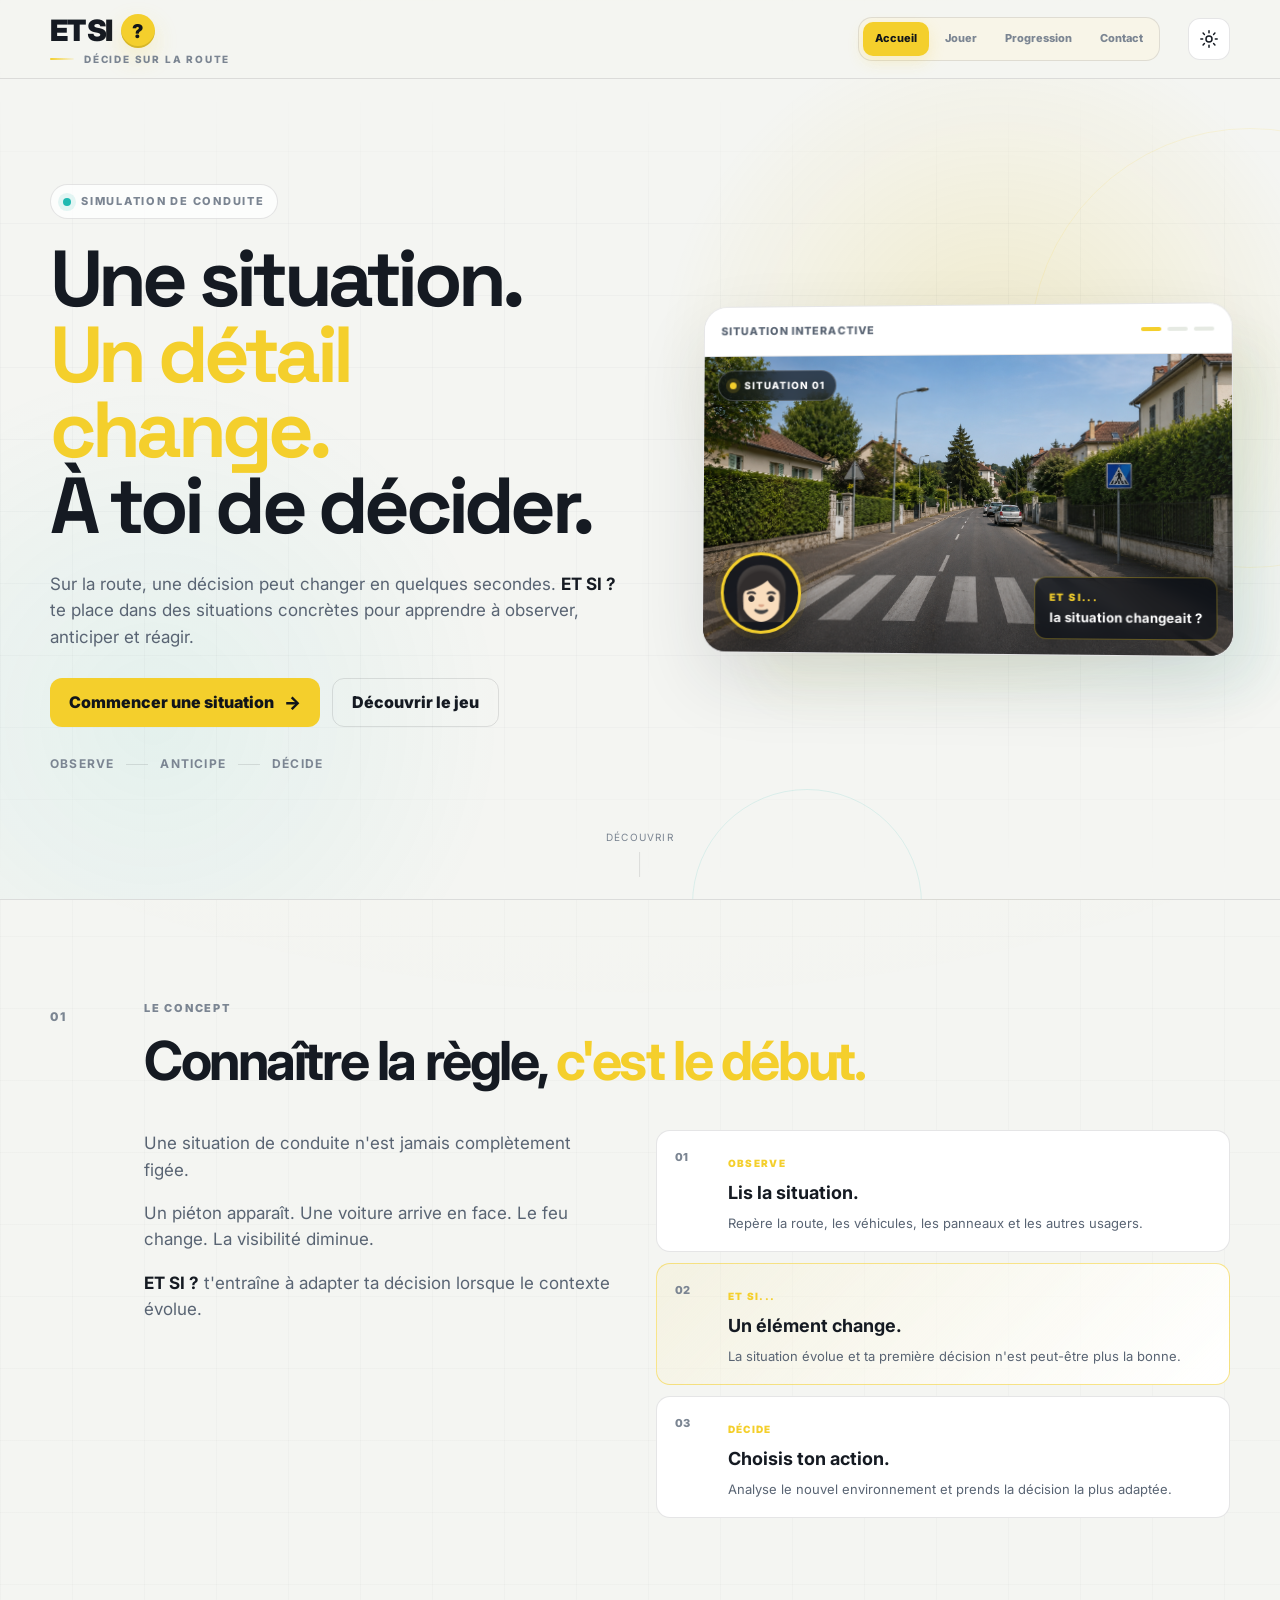
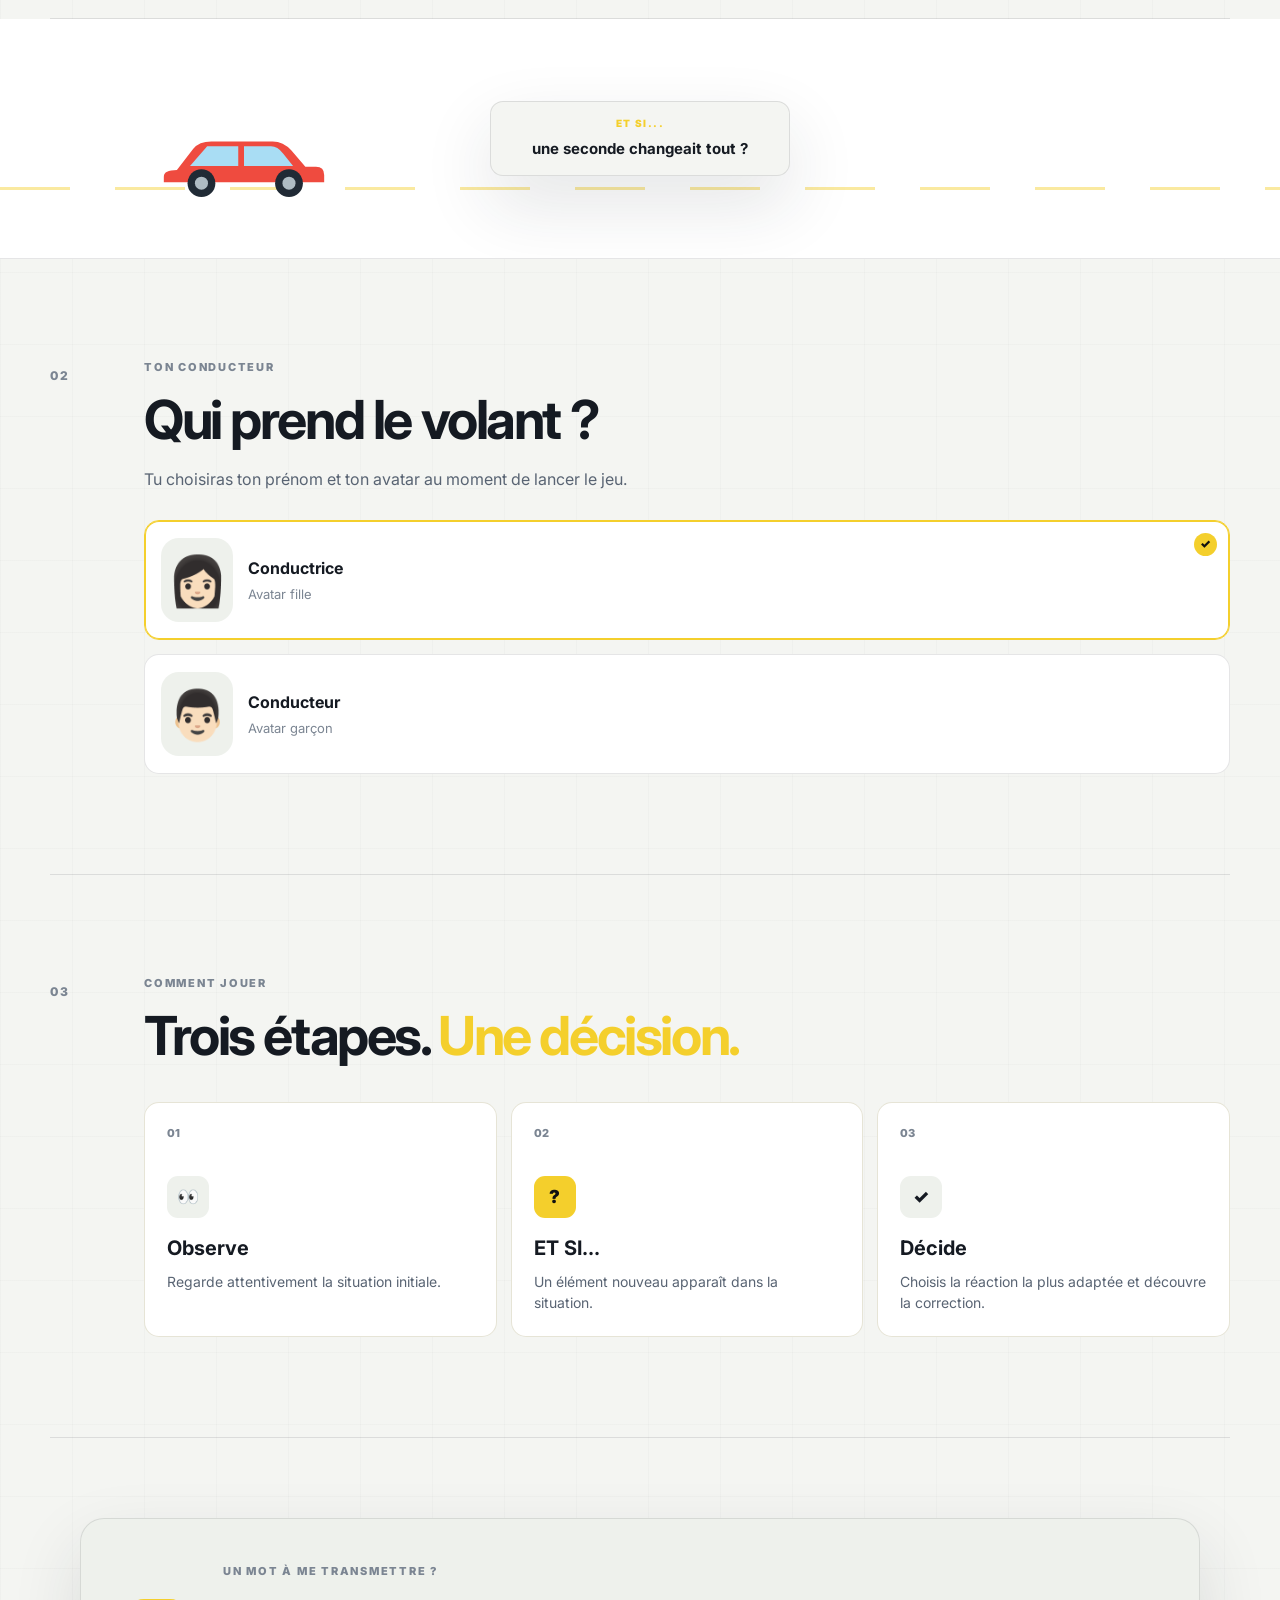
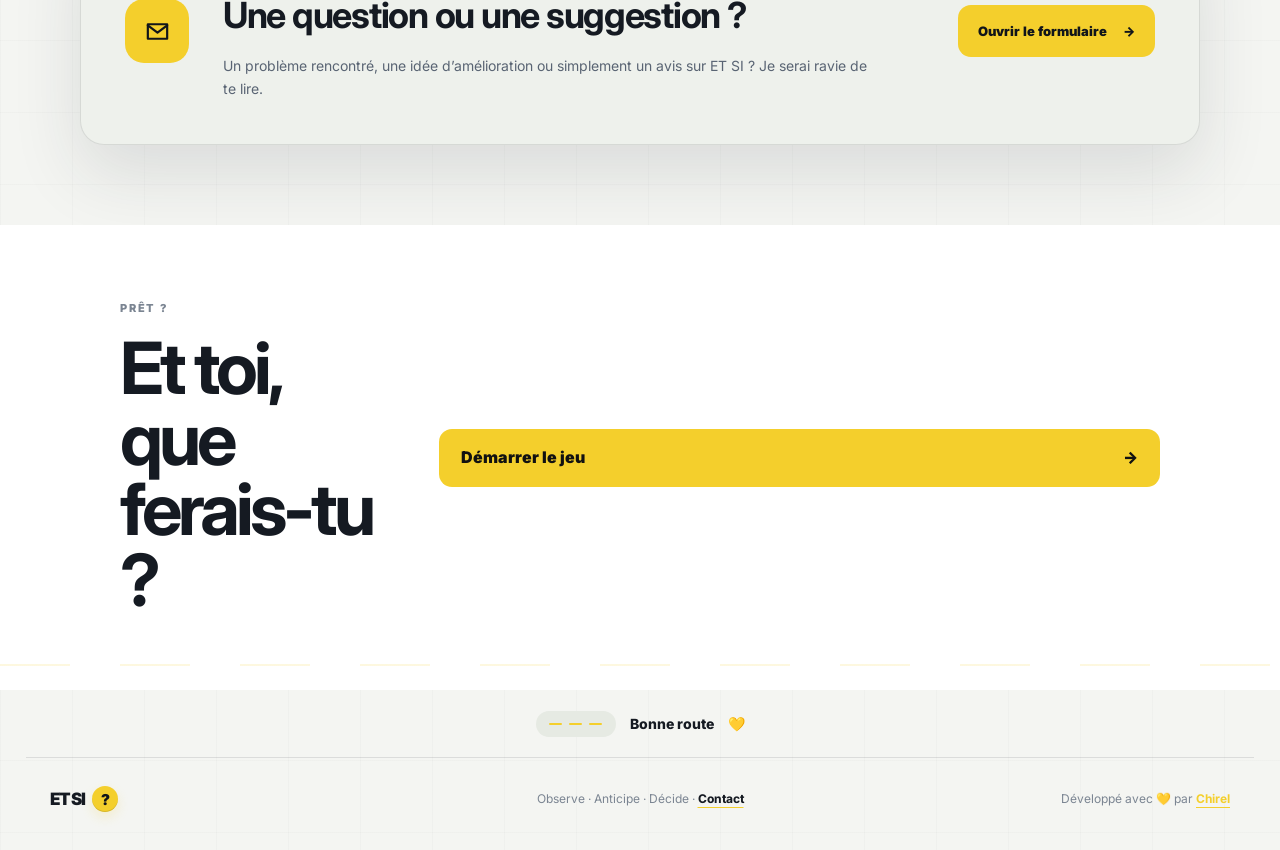
<file: index.html>
<!DOCTYPE html>
<html lang="fr" data-theme="dark">

<head>

  <meta charset="UTF-8">

  <meta
    name="viewport"
    content="width=device-width, initial-scale=1.0"
  >

  <meta
    name="description"
    content="ET SI ? — Un jeu pédagogique pour apprendre à observer, anticiper et décider sur la route."
  >

  <title>ET SI ? — Décide sur la route</title>


  <script>
    (function () {

      try {

        const savedTheme =
          localStorage.getItem("etsi-theme");

        const systemLight =
          window.matchMedia &&
          window.matchMedia(
            "(prefers-color-scheme: light)"
          ).matches;

        const theme =
          savedTheme === "light" ||
          savedTheme === "dark"
            ? savedTheme
            : (
                systemLight
                  ? "light"
                  : "dark"
              );

        document.documentElement.setAttribute(
          "data-theme",
          theme
        );

      }

      catch (error) {

        document.documentElement.setAttribute(
          "data-theme",
          "dark"
        );

      }

    })();
  </script>


  <link rel="preconnect" href="https://fonts.googleapis.com">

  <link
    rel="preconnect"
    href="https://fonts.gstatic.com"
    crossorigin
  >

  <link
    href="https://fonts.googleapis.com/css2?family=Inter:wght@400;500;600;700;800;900&family=Space+Grotesk:wght@500;600;700&display=swap"
    rel="stylesheet"
  >

<!-- =====================================================
       FAVICON
====================================================== -->


    <link rel="icon" type="image/png" sizes="16x16"  href="/favicons/favicon-16x16.png">
    <meta name="msapplication-TileColor" content="#ffffff">
    <meta name="theme-color" content="#ffffff">


<!-- =====================================================
       CSS
====================================================== -->

  <style>

    html,
    body,
    button,
    input,
    textarea,
    select {

      font-family:
        "Inter",
        Arial,
        sans-serif;

    }

  </style>


  <link
    rel="stylesheet"
    href="landing.css?v=2"
  >
  <link rel="stylesheet" href="shared-ui.css?v=10">


  <script
    src="landing.js"
    defer
  ></script>

</head>


<body class="home-page">


  <!-- =====================================================
       HEADER
  ====================================================== -->

  <header class="site-header">

    <div class="header-inner">


      <!-- LOGO -->

      
        <a
      href="index.html"
      class="brand"
      aria-label="Accueil ET SI ?"
    >
      <div class="brand-logo">
        <div class="brand-main">
          <span class="brand-title">ET SI</span>
          <span class="brand-badge" aria-hidden="true">?</span>
        </div>

        <span class="brand-tagline">
          Décide sur la route
        </span>
      </div>
    </a>



      <!-- NAVIGATION -->

      <nav class="main-nav" aria-label="Navigation principale">

        <a class="is-active" href="index.html" aria-current="page">
          <svg class="main-nav-icon" viewBox="0 0 24 24" aria-hidden="true">
            <path d="M3 11.5 12 4l9 7.5"></path>
            <path d="M5.5 10.5V20h13v-9.5"></path>
            <path d="M9.5 20v-5.5h5V20"></path>
          </svg>
          <span class="main-nav-label">Accueil</span>
        </a>

        <a href="series.html">
          <svg class="main-nav-icon" viewBox="0 0 24 24" aria-hidden="true">
            <circle cx="12" cy="12" r="9"></circle>
            <path class="nav-icon-fill" d="m10 8 6 4-6 4Z"></path>
          </svg>
          <span class="main-nav-label">Jouer</span>
        </a>

        <a href="progression.html">
          <svg class="main-nav-icon" viewBox="0 0 24 24" aria-hidden="true">
            <path d="M4 20V10h4v10"></path>
            <path d="M10 20V4h4v16"></path>
            <path d="M16 20v-7h4v7"></path>
            <path d="M3 20h18"></path>
          </svg>
          <span class="main-nav-label">Progression</span>
        </a>

        <a href="contact.html">
          <svg class="main-nav-icon" viewBox="0 0 24 24" aria-hidden="true">
            <path d="M4 6h16v12H4z"></path>
            <path d="m4 7 8 6 8-6"></path>
          </svg>
          <span class="main-nav-label">Contact</span>
        </a>

      </nav>



      <!-- ACTIONS -->

      <div class="header-actions">

        <button
          id="theme-toggle"
          class="theme-toggle"
          type="button"
          aria-label="Changer le thème"
          title="Changer le thème"
        >

          <span class="theme-sun" aria-hidden="true">
            <svg viewBox="0 0 24 24">
              <circle cx="12" cy="12" r="3.6"></circle>
              <path d="M12 2.2v2.2M12 19.6v2.2M4.9 4.9l1.6 1.6M17.5 17.5l1.6 1.6M2.2 12h2.2M19.6 12h2.2M4.9 19.1l1.6-1.6M17.5 6.5l1.6-1.6"></path>
            </svg>
          </span>

          <span class="theme-moon" aria-hidden="true">
            <svg viewBox="0 0 24 24">
              <path d="M20 15.2A8.2 8.2 0 0 1 8.8 4a8.3 8.3 0 1 0 11.2 11.2Z"></path>
            </svg>
          </span>

        </button>
      </div>

    </div>

  </header>



  <!-- =====================================================
       MAIN
  ====================================================== -->

  <main>


    <!-- ===================================================
         HERO
    ==================================================== -->

    <section class="hero">

      <div class="hero-ambient hero-ambient-one" aria-hidden="true"></div>
      <div class="hero-ambient hero-ambient-two" aria-hidden="true"></div>

      <div class="hero-inner">


        <!-- TEXTE -->

        <div class="hero-copy">


          <div class="hero-kicker">

            <span class="live-dot"></span>

            Simulation de conduite

          </div>


          <h1>

            Une situation.

            <span>
              Un détail change.
            </span>

            À toi de décider.

          </h1>


          <p class="hero-description">

            Sur la route, une décision peut changer en quelques secondes.

            <strong>ET SI ?</strong>
            te place dans des situations concrètes pour apprendre à observer,
            anticiper et réagir.

          </p>


          <div class="hero-actions">

            <button
              class="primary-button js-play"
              type="button"
            >

              <span>
                Commencer une situation
              </span>

              <span class="button-arrow">
                →
              </span>

            </button>


            <a
              href="#concept"
              class="ghost-button"
            >
              Découvrir le jeu
            </a>

          </div>


          <div class="hero-principles">

            <span>
              Observe
            </span>

            <i></i>

            <span>
              Anticipe
            </span>

            <i></i>

            <span>
              Décide
            </span>

          </div>

        </div>



        <!-- APERÇU -->

        <div class="hero-stage">

          <div class="game-preview">


            <div class="preview-top">

              <span>
                Situation interactive
              </span>


              <div class="preview-progress">

                <i class="active"></i>
                <i></i>
                <i></i>

              </div>

            </div>



            <div class="preview-scene">

              <div class="preview-scene-badge">
                <span></span>
                Situation 01
              </div>

              <!-- VRAIE IMAGE -->

              <img
                class="preview-situation-image"
                src="assets/scenes/situation_01_initial.png"
                alt="Situation 1 du Code de la route"
              >



              <!-- AVATAR -->

              <div
                class="preview-driver"
                aria-hidden="true"
              >

                <div
                  class="preview-avatar emoji-avatar"
                  id="preview-avatar-girl"
                >
                  👩🏻
                </div>


                <div
                  class="preview-avatar emoji-avatar"
                  id="preview-avatar-boy"
                >
                  👨🏻
                </div>

              </div>



              <!-- ET SI -->

              <div class="what-if-card">

                <span>
                  ET SI...
                </span>

                <strong>
                  la situation changeait ?
                </strong>

              </div>


            </div>

          </div>

        </div>

      </div>



      <a
        href="#concept"
        class="scroll-indicator"
      >

        <span>
          Découvrir
        </span>

        <i></i>

      </a>

    </section>



    <!-- ===================================================
         CONCEPT
    ==================================================== -->

    <section
      class="section"
      id="concept"
    >

      <div class="section-number">
        01
      </div>


      <div class="section-content">

        <p class="section-label">
          Le concept
        </p>


        <h2>

          Connaître la règle,

          <span>
            c'est le début.
          </span>

        </h2>



        <div class="concept-grid">


          <div class="concept-copy">

            <p>
              Une situation de conduite n'est jamais complètement figée.
            </p>

            <p>
              Un piéton apparaît.
              Une voiture arrive en face.
              Le feu change.
              La visibilité diminue.
            </p>

            <p>
              <strong>ET SI ?</strong>
              t'entraîne à adapter ta décision lorsque le contexte évolue.
            </p>

          </div>



          <div class="concept-flow">


            <article class="flow-item">

              <div class="flow-index">
                01
              </div>

              <div>

                <span>
                  Observe
                </span>

                <h3>
                  Lis la situation.
                </h3>

                <p>
                  Repère la route, les véhicules,
                  les panneaux et les autres usagers.
                </p>

              </div>

            </article>



            <article class="flow-item featured">

              <div class="flow-index">
                02
              </div>

              <div>

                <span>
                  ET SI...
                </span>

                <h3>
                  Un élément change.
                </h3>

                <p>
                  La situation évolue et ta première décision
                  n'est peut-être plus la bonne.
                </p>

              </div>

            </article>



            <article class="flow-item">

              <div class="flow-index">
                03
              </div>

              <div>

                <span>
                  Décide
                </span>

                <h3>
                  Choisis ton action.
                </h3>

                <p>
                  Analyse le nouvel environnement
                  et prends la décision la plus adaptée.
                </p>

              </div>

            </article>


          </div>

        </div>

      </div>

    </section>



    <!-- ===================================================
         TRANSITION ROUTE
    ==================================================== -->

    <section class="road-break">

      <div class="road-break-line"></div>


      <div class="road-break-car">

        <svg
          viewBox="0 0 220 100"
          aria-hidden="true"
        >

          <path
            d="
              M28 60
              L48 34
              Q55 25 70 25
              H145
              Q158 25 168 36
              L185 56
              H198
              Q208 56 208 66
              V75
              H12
              V68
              Q12 60 28 60
              Z
            "
            fill="#ef4b3f"
          />


          <path
            d="
              M65 31
              H103
              V55
              H44
              Z
            "
            fill="#a9ddf4"
          />


          <path
            d="
              M110 31
              H143
              Q151 31 158 40
              L170 55
              H110
              Z
            "
            fill="#a9ddf4"
          />


          <circle
            cx="58"
            cy="76"
            r="17"
            fill="#202a35"
          />

          <circle
            cx="58"
            cy="76"
            r="8"
            fill="#aebbc3"
          />


          <circle
            cx="165"
            cy="76"
            r="17"
            fill="#202a35"
          />

          <circle
            cx="165"
            cy="76"
            r="8"
            fill="#aebbc3"
          />

        </svg>

      </div>


      <div class="road-message">

        <small>
          ET SI...
        </small>

        <strong>
          une seconde changeait tout ?
        </strong>

      </div>

    </section>



    <!-- ===================================================
         CONDUCTEUR
    ==================================================== -->

    <section
      class="section"
      id="conducteur"
    >

      <div class="section-number">
        02
      </div>


      <div class="section-content">

        <p class="section-label">
          Ton conducteur
        </p>


        <h2>
          Qui prend le volant ?
        </h2>


        <p class="driver-intro">

          Tu choisiras ton prénom et ton avatar
          au moment de lancer le jeu.

        </p>



        <div class="avatar-selector">


          <!-- CONDUCTRICE -->

          <button
            class="avatar-option selected"
            data-avatar="girl"
            type="button"
            aria-pressed="true"
          >

            <div class="avatar-option-preview emoji-choice">
              👩🏻
            </div>


            <div class="avatar-option-info">

              <strong>
                Conductrice
              </strong>

              <span>
                Avatar fille
              </span>

            </div>


            <span class="avatar-check">
              ✓
            </span>

          </button>



          <!-- CONDUCTEUR -->

          <button
            class="avatar-option"
            data-avatar="boy"
            type="button"
            aria-pressed="false"
          >

            <div class="avatar-option-preview emoji-choice">
              👨🏻
            </div>


            <div class="avatar-option-info">

              <strong>
                Conducteur
              </strong>

              <span>
                Avatar garçon
              </span>

            </div>


            <span class="avatar-check">
              ✓
            </span>

          </button>


        </div>

      </div>
    </section>

    
    <!-- ===================================================
         COMMENT JOUER
    ==================================================== -->

    <section
      class="section"
      id="comment-jouer"
    >

      <div class="section-number">
        03
      </div>


      <div class="section-content">

        <p class="section-label">
          Comment jouer
        </p>


        <h2>

          Trois étapes.

          <span>
            Une décision.
          </span>

        </h2>


        <div class="how-grid">


          <article class="how-card">

            <div class="how-index">
              01
            </div>

            <div class="how-symbol">
              👀
            </div>

            <h3>
              Observe
            </h3>

            <p>
              Regarde attentivement la situation initiale.
            </p>

          </article>



          <article class="how-card">

            <div class="how-index">
              02
            </div>

            <div class="how-symbol yellow">
              ?
            </div>

            <h3>
              ET SI...
            </h3>

            <p>
              Un élément nouveau apparaît dans la situation.
            </p>

          </article>



          <article class="how-card">

            <div class="how-index">
              03
            </div>

            <div class="how-symbol">
              ✓
            </div>

            <h3>
              Décide
            </h3>

            <p>
              Choisis la réaction la plus adaptée et découvre la correction.
            </p>

          </article>


        </div>

      </div>

    </section>



    <!-- ===================================================
         CONTACT
    ==================================================== -->

    <section class="home-contact" aria-labelledby="home-contact-title">
      <div class="home-contact-icon" aria-hidden="true">
        <svg viewBox="0 0 24 24">
          <path d="M4 6h16v12H4z"></path>
          <path d="m4 7 8 6 8-6"></path>
        </svg>
      </div>

      <div class="home-contact-copy">
        <p class="section-label">UN MOT À ME TRANSMETTRE ?</p>
        <h2 id="home-contact-title">Une question ou une suggestion ?</h2>
        <p>
          Un problème rencontré, une idée d’amélioration ou simplement un avis
          sur ET SI ? Je serai ravie de te lire.
        </p>
      </div>

      <a class="home-contact-link" href="contact.html">
        <span>Ouvrir le formulaire</span>
        <span aria-hidden="true">→</span>
      </a>
    </section>


    <!-- ===================================================
         CTA FINAL
    ==================================================== -->

    <section class="final-section">

      <div class="final-content">


        <div>

          <p class="section-label">
            Prêt ?
          </p>

          <h2>

            Et toi,

            <br>

            que ferais-tu ?

          </h2>

        </div>



        <button
          class="final-play js-play"
          type="button"
        >

          <span>
            Démarrer le jeu
          </span>

          <span>
            →
          </span>

        </button>


      </div>


      <div class="final-road"></div>

    </section>


  </main>


  <!-- =====================================================
       BONNE ROUTE
  ====================================================== -->

  <div class="footer-road-message">
    <span class="footer-road-line" aria-hidden="true">
      <span></span>
      <span></span>
      <span></span>
    </span>

    <strong>Bonne route</strong>
    <span aria-hidden="true">💛</span>
  </div>



  <!-- =====================================================
       FOOTER
  ====================================================== -->

  <footer class="site-footer">



    <div class="footer-brand">
      <div class="footer-logo-main" aria-label="ET SI ?">
        <span class="footer-logo-text">ET SI</span>
        <span class="footer-logo-badge">?</span>
      </div>
    </div>

    <p>
      Observe · Anticipe · Décide ·
      <a class="footer-contact-link" href="contact.html">Contact</a>
    </p>


    <p class="footer-credit">
      Développé avec 💛 par

      <a
        href="https://chirelhalioua.fr/"
        target="_blank"
        rel="noopener noreferrer"
      >
        Chirel
      </a>
    </p>

  </footer>



  <!-- =====================================================
       MODALE PROFIL
  ====================================================== -->

  <div
    class="profile-modal"
    id="profile-modal"
    aria-hidden="true"
  >

    <div class="profile-backdrop"></div>


    <div
      class="profile-panel"
      role="dialog"
      aria-modal="true"
      aria-labelledby="profile-title"
    >


      <button
        class="profile-close"
        id="profile-close"
        type="button"
        aria-label="Fermer"
      >
        ×
      </button>


      <div class="profile-step">
        Connexion rapide
      </div>


      <h2 id="profile-title">
        Qui prend le volant ?
      </h2>


      <p class="profile-intro">

        Entre ton prénom et choisis l'avatar
        qui te représentera pendant les situations.

      </p>



      <!-- PRÉNOM -->

      <label
        class="profile-label"
        for="player-name"
      >
        Ton prénom
      </label>


      <input
        id="player-name"
        class="profile-input"
        type="text"
        placeholder="Ex. Léa"
        maxlength="20"
        autocomplete="given-name"
      >



      <!-- AVATARS -->

      <div class="profile-avatar-title">
        Choisis ton avatar
      </div>


      <div class="profile-avatars">


        <!-- CONDUCTRICE -->

        <button
          class="profile-avatar selected"
          type="button"
          data-profile-avatar="girl"
          aria-pressed="true"
        >

          <div class="profile-avatar-circle emoji-choice">
            👩🏻
          </div>


          <strong>
            Conductrice
          </strong>


          <span class="profile-check">
            ✓
          </span>

        </button>



        <!-- CONDUCTEUR -->

        <button
          class="profile-avatar"
          type="button"
          data-profile-avatar="boy"
          aria-pressed="false"
        >

          <div class="profile-avatar-circle emoji-choice">
            👨🏻
          </div>


          <strong>
            Conducteur
          </strong>


          <span class="profile-check">
            ✓
          </span>

        </button>


      </div>



      <p
        class="profile-error"
        id="profile-error"
      ></p>



      <button
        id="profile-start"
        class="profile-start"
        type="button"
      >

        <span>
          Prendre le volant
        </span>

        <span>
          →
        </span>

      </button>


    </div>

  </div>


  <script src="back-to-top.js"></script>
  <script src="ui-enhancements.js?v=2"></script>
</body>

</html>
</file>
<file: landing.css>
/* =========================================================
   ET SI ? — LANDING.CSS
========================================================= */

:root {
  --bg: #0b0f16;
  --surface: #121823;
  --surface-2: #181f2c;
  --surface-3: #202938;

  --line: rgba(255, 255, 255, 0.10);

  --text: #f5f7fb;
  --text-soft: #b7c0cf;
  --text-muted: #7e8999;

  --yellow: #f4cf2c;
  --yellow-light: #ffe35b;

  --teal: #20b9b1;

  --shadow:
    0 28px 90px
    rgba(0, 0, 0, 0.34);
}


/* =========================================================
   MODE CLAIR
========================================================= */

html[data-theme="light"] {
  --bg: #f4f5f2;
  --surface: #ffffff;
  --surface-2: #eef1ec;
  --surface-3: #e6eae3;

  --line: rgba(18, 25, 34, 0.11);

  --text: #151a22;
  --text-soft: #596473;
  --text-muted: #7b8592;

  --shadow:
    0 28px 70px
    rgba(30, 38, 47, 0.12);
}


/* =========================================================
   BASE
========================================================= */

* {
  box-sizing: border-box;
}


html {
  scroll-behavior: smooth;
}


body {
  margin: 0;

  background:
    var(--bg);

  color:
    var(--text);

  font-family:
    "Inter",
    Arial,
    sans-serif;

  line-height: 1.55;
}


body.modal-open {
  overflow: hidden;
}


a {
  color: inherit;
  text-decoration: none;
}


button,
input {
  font: inherit;
}


button {
  border: 0;
}


/* =========================================================
   HEADER
========================================================= */

.site-header {
  position: sticky;
  top: 0;

  z-index: 50;

  background:
    color-mix(
      in srgb,
      var(--bg) 88%,
      transparent
    );

  backdrop-filter:
    blur(16px);

  border-bottom:
    1px solid
    var(--line);
}


.header-inner {
  width:
    min(
      1180px,
      calc(100% - 40px)
    );

  min-height: 78px;

  margin:
    0 auto;

  display: flex;

  align-items: center;

  gap: 28px;
}


/* =========================================================
   LOGO
========================================================= */

/* =========================================================
   LOGO
========================================================= */

.brand {
  display: flex;
  align-items: center;
  margin-right: auto;
  transition: transform 0.25s ease;
}

.brand:hover {
  transform: translateY(-1px);
}

.brand-logo {
  display: flex;
  flex-direction: column;
  gap: 6px;
}

.brand-main {
  display: inline-flex;
  align-items: center;
  gap: 10px;
}

.brand-title {
  font-size: clamp(24px, 2.3vw, 30px);
  font-weight: 950;
  letter-spacing: -0.07em;
  line-height: 1;
  color: var(--text);
  transition: color 0.25s ease;
}

.brand-badge {
  width: 34px;
  height: 34px;
  display: inline-grid;
  place-items: center;
  border-radius: 999px;
  background: var(--yellow);
  color: #11151a;
  font-size: 19px;
  font-weight: 950;
  line-height: 1;
  box-shadow:
    0 10px 24px rgba(244, 207, 44, 0.22),
    inset 0 -2px 0 rgba(0, 0, 0, 0.12);
  transition:
    transform 0.25s ease,
    box-shadow 0.25s ease;
}

.brand-tagline {
  position: relative;
  display: inline-block;
  padding-left: 34px;
  color: var(--text-muted);
  font-size: 10px;
  font-weight: 800;
  letter-spacing: 0.18em;
  text-transform: uppercase;
  line-height: 1;
}

.brand-tagline::before {
  content: "";
  position: absolute;
  left: 0;
  top: 50%;
  width: 24px;
  height: 2px;
  border-radius: 999px;
  transform: translateY(-50%);
  background: linear-gradient(
    90deg,
    var(--yellow),
    rgba(244, 207, 44, 0.1)
  );
}

.brand:hover .brand-title {
  color: var(--yellow);
}

.brand:hover .brand-badge {
  transform: rotate(-8deg) scale(1.05);
  box-shadow:
    0 14px 30px rgba(244, 207, 44, 0.28),
    inset 0 -2px 0 rgba(0, 0, 0, 0.12);
}

/* =========================================================
   NAVIGATION
========================================================= */

.main-nav {
  display: flex;
  align-items: center;
  gap: 4px;
  margin-left: auto;
  padding: 4px;
  border: 1px solid var(--line);
  border-radius: 14px;
  background: var(--surface);
}


.main-nav a {
  min-height: 34px;
  padding: 0 12px;
  display: inline-flex;
  align-items: center;
  justify-content: center;
  gap: 6px;
  border-radius: 10px;
  color: var(--text-muted);
  font-size: 11px;
  font-weight: 800;
  transition: background 0.16s ease, color 0.16s ease;
}


.main-nav a:hover {
  color: var(--text);
  background: var(--surface-2);
}

.main-nav a.is-active {
  color: #11151a;
  background: var(--yellow);
}

.main-nav-icon {
  display: none;
  width: 17px;
  height: 17px;
  fill: none;
  stroke: currentColor;
  stroke-width: 1.8;
  stroke-linecap: round;
  stroke-linejoin: round;
}

.main-nav-icon .nav-icon-fill,
.main-nav .nav-icon-fill {
  fill: currentColor;
  stroke: none;
}


/* =========================================================
   CONTACT ACCUEIL
========================================================= */

.home-contact {
  width: min(1120px, calc(100% - 40px));
  margin: 80px auto;
  padding: clamp(26px, 5vw, 44px);
  display: grid;
  grid-template-columns: auto minmax(0, 1fr) auto;
  align-items: center;
  gap: clamp(20px, 4vw, 34px);
  border: 1px solid var(--line);
  border-radius: 24px;
  background: var(--surface-2);
  box-shadow: var(--shadow);
}

.home-contact-icon {
  width: 64px;
  height: 64px;
  display: grid;
  place-items: center;
  border-radius: 19px;
  background: var(--yellow);
  color: #11151a;
}

.home-contact-icon svg {
  width: 29px;
  height: 29px;
  fill: none;
  stroke: currentColor;
  stroke-width: 1.8;
  stroke-linecap: round;
  stroke-linejoin: round;
}

.home-contact-copy .section-label {
  margin: 0 0 8px;
}

.home-contact-copy h2 {
  margin: 0 0 10px;
  color: var(--text);
  font-size: clamp(25px, 4vw, 36px);
  letter-spacing: -0.035em;
}

.home-contact-copy > p:last-child {
  max-width: 650px;
  margin: 0;
  color: var(--text-soft);
  font-size: 14px;
  line-height: 1.65;
}

.home-contact-link {
  min-height: 52px;
  padding: 0 20px;
  display: inline-flex;
  align-items: center;
  justify-content: center;
  gap: 16px;
  border-radius: 13px;
  background: var(--yellow);
  color: #11151a;
  font-size: 13px;
  font-weight: 900;
  white-space: nowrap;
  transition: transform 0.2s ease;
}

.home-contact-link:hover {
  transform: translateY(-2px);
}


/* =========================================================
   ACTIONS HEADER
========================================================= */

.header-actions {
  display: flex;

  align-items: center;

  gap: 10px;
}

.header-contact {
  width: 42px;
  height: 42px;
  display: none;
  align-items: center;
  justify-content: center;
  border: 1px solid var(--line);
  border-radius: 12px;
  background: var(--surface);
  color: var(--text-soft);
  transition: color 0.2s ease, background 0.2s ease;
}

.header-contact:hover {
  color: var(--text);
  background: var(--surface-2);
}

.header-contact svg {
  width: 18px;
  height: 18px;
  fill: none;
  stroke: currentColor;
  stroke-width: 1.8;
  stroke-linecap: round;
  stroke-linejoin: round;
}


.theme-toggle,
.header-play {
  min-height:
    43px;

  border-radius:
    11px;

  cursor:
    pointer;

  transition:
    transform 0.2s ease;
}


.theme-toggle:hover,
.header-play:hover {
  transform:
    translateY(-2px);
}


.theme-toggle {
  width: 42px;
  min-height: 42px;
  padding: 0;
  display: inline-grid;
  place-items: center;
  border-radius: 12px;

  border:
    1px solid
    var(--line);

  background:
    var(--surface);

  color:
    var(--text);
}

.theme-toggle > span {
  grid-area: 1 / 1;
  width: 100%;
  height: 100%;
  align-items: center;
  justify-content: center;
  line-height: 0;
}

.theme-toggle svg {
  width: 20px;
  height: 20px;
  display: block;
  fill: none;
  stroke: currentColor;
  stroke-width: 1.8;
  stroke-linecap: round;
  stroke-linejoin: round;
}

html[data-theme="light"] .theme-sun,
html[data-theme="dark"] .theme-moon {
  display: flex;
}


html[data-theme="dark"] .theme-sun {
  display: none;
}


html[data-theme="light"] .theme-moon {
  display: none;
}


.header-play {
  padding:
    0 17px;

  display:
    inline-flex;

  align-items:
    center;

  gap:
    8px;

  background:
    var(--yellow);

  color:
    #11151a;

  font-size:
    13px;

  font-weight:
    900;
}


/* =========================================================
   HERO
========================================================= */

.hero {
  position:
    relative;

  min-height:
    calc(100vh - 79px);

  display:
    flex;

  align-items:
    center;

  border-bottom:
    1px solid
    var(--line);
}


.hero-inner {
  width:
    min(
      1180px,
      calc(100% - 40px)
    );

  margin:
    0 auto;

  padding:
    70px 0 90px;

  display:
    grid;

  grid-template-columns:
    minmax(0, 1fr)
    minmax(430px, 0.92fr);

  gap:
    72px;

  align-items:
    center;
}


/* =========================================================
   HERO TEXTE
========================================================= */

.hero-kicker {
  width:
    fit-content;

  margin-bottom:
    22px;

  display:
    flex;

  align-items:
    center;

  gap:
    10px;

  color:
    var(--text-muted);

  font-size:
    11px;

  font-weight:
    800;

  letter-spacing:
    0.16em;

  text-transform:
    uppercase;
}


.live-dot {
  width:
    8px;

  height:
    8px;

  border-radius:
    50%;

  background:
    var(--teal);

  box-shadow:
    0 0 0 5px
    rgba(32, 185, 177, 0.12);
}


.hero h1 {
  margin:
    0;

  max-width:
    680px;

  font-size:
    clamp(
      52px,
      6.2vw,
      88px
    );

  line-height:
    0.95;

  letter-spacing:
    -0.06em;
}


.hero h1 span {
  display:
    block;

  color:
    var(--yellow);
}


.hero-description {
  max-width:
    620px;

  margin:
    28px 0;

  color:
    var(--text-soft);

  font-size:
    17px;
}


.hero-description strong {
  color:
    var(--text);
}


/* =========================================================
   HERO BOUTONS
========================================================= */

.hero-actions {
  display:
    flex;

  align-items:
    center;

  gap:
    12px;
}


.primary-button,
.ghost-button {
  min-height:
    49px;

  padding:
    0 19px;

  border-radius:
    12px;

  display:
    inline-flex;

  align-items:
    center;

  justify-content:
    center;

  gap:
    10px;

  cursor:
    pointer;

  font-weight:
    850;

  transition:
    transform 0.2s ease;
}


.primary-button:hover,
.ghost-button:hover {
  transform:
    translateY(-2px);
}


.primary-button {
  background:
    var(--yellow);

  color:
    #11151a;
}


.ghost-button {
  border:
    1px solid
    var(--line);

  background:
    transparent;

  color:
    var(--text);
}


.button-arrow {
  font-size:
    18px;
}


/* =========================================================
   OBSERVE / ANTICIPE / DÉCIDE
========================================================= */

.hero-principles {
  margin-top:
    28px;

  display:
    flex;

  align-items:
    center;

  gap:
    12px;

  color:
    var(--text-muted);

  font-size:
    12px;

  font-weight:
    700;

  text-transform:
    uppercase;

  letter-spacing:
    0.10em;
}


.hero-principles i {
  width:
    22px;

  height:
    1px;

  background:
    var(--line);
}


/* =========================================================
   APERÇU DU JEU
========================================================= */

.hero-stage {
  position:
    relative;

  perspective:
    1000px;
}


.game-preview {
  overflow:
    hidden;

  border:
    1px solid
    var(--line);

  border-radius:
    19px;

  background:
    var(--surface);

  box-shadow:
    var(--shadow);

  transform:
    rotateY(-2deg)
    rotateX(1deg);
}


.preview-top {
  min-height:
    50px;

  padding:
    0 17px;

  display:
    flex;

  align-items:
    center;

  justify-content:
    space-between;

  border-bottom:
    1px solid
    var(--line);

  color:
    var(--text-soft);

  font-size:
    11px;

  font-weight:
    800;

  letter-spacing:
    0.10em;

  text-transform:
    uppercase;
}


.preview-progress {
  display:
    flex;

  gap:
    6px;
}


.preview-progress i {
  width:
    20px;

  height:
    4px;

  border-radius:
    99px;

  background:
    var(--surface-3);
}


.preview-progress i.active {
  background:
    var(--yellow);
}


/* =========================================================
   SCÈNE
========================================================= */

.preview-scene {
  position:
    relative;

  aspect-ratio:
    16 / 9;

  overflow:
    hidden;

  background:
    #222a34;
}


/* =========================================================
   VRAIE IMAGE DE SITUATION
========================================================= */

.preview-situation-image {
  position:
    absolute;

  inset:
    0;

  width:
    100%;

  height:
    100%;

  display:
    block;

  object-fit:
    cover;

  object-position:
    center;

  z-index:
    1;
}


/* =========================================================
   AVATAR SUR LA SITUATION
========================================================= */

.preview-driver {
  position:
    absolute;

  left:
    18px;

  bottom:
    18px;

  z-index:
    10;
}


.preview-avatar.emoji-avatar {
  width:
    82px;

  height:
    82px;

  display:
    grid;

  place-items:
    center;

  border:
    3px solid
    var(--yellow);

  border-radius:
    50%;

  background:
    rgba(
      15,
      19,
      27,
      0.88
    );

  backdrop-filter:
    blur(8px);

  font-size:
    52px;

  line-height:
    1;

  user-select:
    none;

  box-shadow:
    0 10px 25px
    rgba(0, 0, 0, 0.30);
}


#preview-avatar-boy {
  display:
    none;
}


/* =========================================================
   CARTE ET SI
========================================================= */

.what-if-card {
  position:
    absolute;

  right:
    15px;

  bottom:
    15px;

  z-index:
    12;

  max-width:
    210px;

  padding:
    12px 14px;

  border:
    1px solid
    rgba(
      255,
      255,
      255,
      0.18
    );

  border-radius:
    12px;

  background:
    rgba(
      10,
      14,
      20,
      0.76
    );

  color:
    #ffffff;

  backdrop-filter:
    blur(9px);
}


.what-if-card span {
  display:
    block;

  color:
    var(--yellow);

  font-size:
    10px;

  font-weight:
    950;

  letter-spacing:
    0.14em;
}


.what-if-card strong {
  display:
    block;

  margin-top:
    4px;

  font-size:
    13px;

  line-height:
    1.25;
}


/* =========================================================
   SCROLL INDICATOR
========================================================= */

.scroll-indicator {
  position:
    absolute;

  left:
    50%;

  bottom:
    22px;

  transform:
    translateX(-50%);

  display:
    flex;

  flex-direction:
    column;

  align-items:
    center;

  gap:
    7px;

  color:
    var(--text-muted);

  font-size:
    10px;

  letter-spacing:
    0.12em;

  text-transform:
    uppercase;
}


.scroll-indicator i {
  width:
    1px;

  height:
    25px;

  background:
    var(--line);
}


/* =========================================================
   SECTIONS
========================================================= */

.section {
  width:
    min(
      1180px,
      calc(100% - 40px)
    );

  margin:
    0 auto;

  padding:
    100px 0;

  display:
    grid;

  grid-template-columns:
    70px 1fr;

  gap:
    24px;

  border-bottom:
    1px solid
    var(--line);
}


.section-number {
  padding-top:
    8px;

  color:
    var(--text-muted);

  font-size:
    12px;

  font-weight:
    850;

  letter-spacing:
    0.15em;
}


.section-label {
  margin:
    0 0 16px;

  color:
    var(--text-muted);

  font-size:
    11px;

  font-weight:
    850;

  letter-spacing:
    0.16em;

  text-transform:
    uppercase;
}


.section-content h2 {
  margin:
    0;

  max-width:
    800px;

  font-size:
    clamp(
      34px,
      4.2vw,
      56px
    );

  line-height:
    1.03;

  letter-spacing:
    -0.045em;
}


.section-content h2 span {
  color:
    var(--yellow);
}


/* =========================================================
   CONCEPT
========================================================= */

.concept-grid {
  margin-top:
    42px;

  display:
    grid;

  grid-template-columns:
    0.9fr 1.1fr;

  gap:
    42px;
}


.concept-copy {
  color:
    var(--text-soft);

  font-size:
    17px;
}


.concept-copy p {
  max-width:
    540px;

  margin:
    0 0 17px;
}


.concept-copy strong {
  color:
    var(--text);
}


.concept-flow {
  display:
    grid;

  gap:
    11px;
}


.flow-item {
  padding:
    18px;

  display:
    grid;

  grid-template-columns:
    40px 1fr;

  gap:
    13px;

  border:
    1px solid
    var(--line);

  border-radius:
    14px;

  background:
    var(--surface);
}


.flow-item.featured {
  border-color:
    rgba(
      244,
      207,
      44,
      0.55
    );

  background:
    linear-gradient(
      135deg,
      rgba(
        244,
        207,
        44,
        0.08
      ),
      var(--surface)
    );
}


.flow-index {
  color:
    var(--text-muted);

  font-size:
    11px;

  font-weight:
    850;
}


.flow-item span {
  color:
    var(--yellow);

  font-size:
    10px;

  font-weight:
    900;

  letter-spacing:
    0.13em;

  text-transform:
    uppercase;
}


.flow-item h3 {
  margin:
    5px 0 6px;

  font-size:
    18px;
}


.flow-item p {
  margin:
    0;

  color:
    var(--text-soft);

  font-size:
    13px;
}


/* =========================================================
   TRANSITION ROUTE
========================================================= */

.road-break {
  position:
    relative;

  min-height:
    240px;

  overflow:
    hidden;

  display:
    flex;

  align-items:
    center;

  justify-content:
    center;

  background:
    var(--surface);

  border-bottom:
    1px solid
    var(--line);
}


.road-break-line {
  position:
    absolute;

  left:
    0;

  right:
    0;

  top:
    50%;

  height:
    3px;

  background:
    repeating-linear-gradient(
      90deg,
      var(--yellow)
      0 70px,
      transparent
      70px 115px
    );

  opacity:
    0.45;
}


.road-break-car {
  position:
    absolute;

  left:
    12%;

  bottom:
    55px;

  width:
    180px;
}


.road-break-car svg {
  width:
    100%;

  display:
    block;
}


.road-message {
  position:
    relative;

  z-index:
    2;

  padding:
    22px 30px;

  border:
    1px solid
    var(--line);

  border-radius:
    14px;

  background:
    var(--bg);

  text-align:
    center;

  box-shadow:
    var(--shadow);
}


.road-message small {
  display:
    block;

  margin-bottom:
    4px;

  color:
    var(--yellow);

  font-weight:
    900;

  letter-spacing:
    0.14em;
}


.road-message strong {
  font-size:
    20px;
}


/* =========================================================
   CONDUCTEUR
========================================================= */

.driver-intro {
  max-width:
    700px;

  margin:
    20px 0 28px;

  color:
    var(--text-soft);
}


.avatar-selector {
  display:
    grid;

  grid-template-columns:
    repeat(
      2,
      minmax(0, 280px)
    );

  gap:
    14px;
}


.avatar-option {
  position:
    relative;

  min-height:
    150px;

  padding:
    16px;

  display:
    flex;

  align-items:
    center;

  gap:
    15px;

  border:
    1px solid
    var(--line);

  border-radius:
    15px;

  background:
    var(--surface);

  color:
    var(--text);

  cursor:
    pointer;

  text-align:
    left;

  transition:
    border-color 0.2s ease,
    transform 0.2s ease;
}


.avatar-option:hover {
  transform:
    translateY(-2px);
}


.avatar-option.selected {
  border-color:
    var(--yellow);

  box-shadow:
    inset 0 0 0 1px
    var(--yellow);
}


.avatar-option-preview {
  width:
    88px;

  height:
    105px;

  flex:
    0 0 auto;
}


.avatar-option-preview.emoji-choice {
  display:
    grid;

  place-items:
    center;

  border-radius:
    18px;

  background:
    var(--surface-2);

  font-size:
    58px;

  line-height:
    1;

  user-select:
    none;
}


.avatar-option-info {
  display:
    flex;

  flex-direction:
    column;

  gap:
    4px;
}


.avatar-option-info strong {
  font-size:
    16px;
}


.avatar-option-info span {
  color:
    var(--text-muted);

  font-size:
    13px;
}


.avatar-check {
  position:
    absolute;

  top:
    12px;

  right:
    12px;

  width:
    23px;

  height:
    23px;

  border-radius:
    50%;

  display:
    grid;

  place-items:
    center;

  background:
    var(--yellow);

  color:
    #111;

  opacity:
    0;

  font-size:
    12px;

  font-weight:
    900;
}


.avatar-option.selected .avatar-check {
  opacity:
    1;
}


/* =========================================================
   COMMENT JOUER
========================================================= */

.how-grid {
  margin-top:
    38px;

  display:
    grid;

  grid-template-columns:
    repeat(3, 1fr);

  gap:
    14px;
}


.how-card {
  min-height:
    220px;

  padding:
    22px;

  border:
    1px solid
    var(--line);

  border-radius:
    15px;

  background:
    var(--surface);
}


.how-index {
  color:
    var(--text-muted);

  font-size:
    11px;

  font-weight:
    850;
}


.how-symbol {
  width:
    42px;

  height:
    42px;

  margin-top:
    34px;

  display:
    grid;

  place-items:
    center;

  border-radius:
    11px;

  background:
    var(--surface-2);

  font-size:
    18px;

  font-weight:
    900;
}


.how-symbol.yellow {
  background:
    var(--yellow);

  color:
    #111;
}


.how-card h3 {
  margin:
    15px 0 7px;

  font-size:
    20px;
}


.how-card p {
  margin:
    0;

  color:
    var(--text-soft);

  font-size:
    14px;
}


/* =========================================================
   SECTION FINALE
========================================================= */

.final-section {
  position:
    relative;

  overflow:
    hidden;

  padding:
    100px 20px;

  background:
    var(--surface);
}


.final-content {
  position:
    relative;

  z-index:
    2;

  width:
    min(
      1040px,
      100%
    );

  margin:
    0 auto;

  display:
    flex;

  align-items:
    center;

  justify-content:
    space-between;

  gap:
    30px;
}


.final-content h2 {
  margin:
    0;

  font-size:
    clamp(
      44px,
      6vw,
      72px
    );

  line-height:
    0.98;

  letter-spacing:
    -0.055em;
}


.final-play {
  min-width:
    210px;

  min-height:
    58px;

  padding:
    0 22px;

  display:
    flex;

  align-items:
    center;

  justify-content:
    space-between;

  gap:
    20px;

  border-radius:
    13px;

  background:
    var(--yellow);

  color:
    #111;

  cursor:
    pointer;

  font-weight:
    900;

  transition:
    transform 0.2s ease;
}


.final-play:hover {
  transform:
    translateY(-3px);
}


.final-road {
  position:
    absolute;

  left:
    0;

  right:
    0;

  bottom:
    24px;

  height:
    2px;

  background:
    repeating-linear-gradient(
      90deg,
      var(--yellow)
      0 70px,
      transparent
      70px 120px
    );

  opacity:
    0.15;
}


/* =========================================================
   FOOTER
========================================================= */

.footer-road-message {
  width: calc(100% - 52px);
  min-height: 68px;
  margin: 0 auto;
  display: flex;
  align-items: center;
  justify-content: center;
  gap: 14px;
  color: var(--text);
  border-bottom: 1px solid var(--line);
  font-size: 14px;
}

.footer-road-message strong {
  font-weight: 800;
}

.footer-road-line {
  min-width: 80px;
  height: 26px;
  padding: 0 12px;
  display: inline-flex;
  align-items: center;
  justify-content: center;
  gap: 7px;
  border-radius: 999px;
  background: var(--surface-3);
}

.footer-road-line span {
  width: 13px;
  height: 2px;
  display: block;
  border-radius: 999px;
  background: var(--yellow);
}

.site-footer {
  width: min(1180px, calc(100% - 40px));
  margin: 0 auto;
  padding: 28px 0 38px;
  position: relative;
  display: flex;
  flex-direction: column;
  align-items: center;
  justify-content: center;
  gap: 20px;
  text-align: center;
  color: var(--text-muted);
  font-size: 12px;
}

.footer-brand {
  display: flex;
  align-items: center;
  color: var(--text);
}

.site-footer > p:not(.footer-credit) {
  text-align: center;
}

.footer-logo-main {
  display: inline-flex;
  align-items: center;
  gap: 7px;
}

.footer-logo-text {
  color: var(--text);
  font-size: 17px;
  font-weight: 950;
  letter-spacing: -0.07em;
  line-height: 1;
}

.footer-logo-badge {
  width: 26px;
  height: 26px;
  display: inline-grid;
  place-items: center;
  border-radius: 50%;
  background: var(--yellow);
  color: #11151a;
  font-size: 15px;
  font-weight: 950;
  line-height: 1;
  box-shadow:
    0 5px 12px rgba(244, 207, 44, 0.18),
    inset 0 -1px 0 rgba(0, 0, 0, 0.12);
}

.site-footer p,
.footer-credit {
  margin: 0;
  text-align: center;
}

.footer-credit a {
  color: var(--yellow);
  font-weight: 700;
  text-decoration: underline;
  text-decoration-color: var(--yellow);
  text-underline-offset: 4px;
}

.site-footer .footer-contact-link {
  color: var(--text);
  font-weight: 750;
  text-decoration: underline;
  text-decoration-color: var(--yellow);
  text-underline-offset: 4px;
}

@media (min-width: 701px) {
  .site-footer {
    display: grid;
    grid-template-columns: minmax(0, 1fr) auto minmax(0, 1fr);
    align-items: center;
    text-align: initial;
  }

  .footer-brand {
    grid-column: 1;
    justify-self: start;
  }

  .site-footer > p:not(.footer-credit) {
    grid-column: 2;
    justify-self: center;
    white-space: nowrap;
    text-align: center;
  }

  .footer-credit {
    grid-column: 3;
    justify-self: end;
    white-space: nowrap;
    text-align: right;
  }
}

@media (max-width: 700px) {
  .home-contact {
    margin: 54px auto;
    grid-template-columns: 1fr;
    text-align: center;
  }

  .home-contact-icon {
    width: 56px;
    height: 56px;
    margin: 0 auto;
  }

  .home-contact-link {
    width: 100%;
  }

  .footer-road-message {
    width: calc(100% - 40px);
  }

  .site-footer {
    gap: 12px;
  }
}

/* =========================================================
   MODALE
========================================================= */

.profile-modal {
  position:
    fixed;

  inset:
    0;

  z-index:
    100;

  display:
    grid;

  place-items:
    center;

  padding:
    20px;

  visibility:
    hidden;

  opacity:
    0;

  transition:
    opacity 0.18s ease,
    visibility 0.18s ease;
}


.profile-modal.open {
  visibility:
    visible;

  opacity:
    1;
}


.profile-backdrop {
  position:
    absolute;

  inset:
    0;

  background:
    rgba(
      4,
      7,
      11,
      0.76
    );

  backdrop-filter:
    blur(9px);
}


.profile-panel {
  position:
    relative;

  width:
    min(
      510px,
      100%
    );

  padding:
    32px;

  border:
    1px solid
    var(--line);

  border-radius:
    19px;

  background:
    var(--surface);

  box-shadow:
    var(--shadow);
}


.profile-close {
  position:
    absolute;

  right:
    14px;

  top:
    14px;

  width:
    38px;

  height:
    38px;

  border-radius:
    10px;

  background:
    var(--surface-2);

  color:
    var(--text);

  cursor:
    pointer;

  font-size:
    23px;
}


.profile-step {
  margin-bottom:
    8px;

  color:
    var(--yellow);

  font-size:
    10px;

  font-weight:
    900;

  letter-spacing:
    0.15em;

  text-transform:
    uppercase;
}


.profile-panel h2 {
  margin:
    0;

  font-size:
    31px;

  letter-spacing:
    -0.035em;
}


.profile-intro {
  margin:
    10px 0 22px;

  color:
    var(--text-soft);
}


.profile-label,
.profile-avatar-title {
  display:
    block;

  margin-bottom:
    8px;

  color:
    var(--text-soft);

  font-size:
    12px;

  font-weight:
    750;
}


.profile-input {
  width:
    100%;

  height:
    50px;

  padding:
    0 14px;

  margin-bottom:
    20px;

  border:
    1px solid
    var(--line);

  border-radius:
    11px;

  outline:
    none;

  background:
    var(--surface-2);

  color:
    var(--text);
}


.profile-input:focus {
  border-color:
    var(--yellow);
}


/* =========================================================
   AVATARS DE LA MODALE
========================================================= */

.profile-avatars {
  display:
    grid;

  grid-template-columns:
    1fr 1fr;

  gap:
    11px;
}


.profile-avatar {
  position:
    relative;

  min-height:
    130px;

  padding:
    12px;

  border:
    1px solid
    var(--line);

  border-radius:
    13px;

  background:
    var(--surface-2);

  color:
    var(--text);

  cursor:
    pointer;
}


.profile-avatar.selected {
  border-color:
    var(--yellow);

  box-shadow:
    inset 0 0 0 1px
    var(--yellow);
}


.profile-avatar-circle {
  width:
    78px;

  height:
    78px;

  margin:
    0 auto 10px;
}


.profile-avatar-circle.emoji-choice {
  display:
    grid;

  place-items:
    center;

  border-radius:
    50%;

  background:
    var(--surface);

  font-size:
    52px;

  line-height:
    1;

  user-select:
    none;
}


.profile-avatar strong {
  display:
    block;

  text-align:
    center;
}


.profile-check {
  position:
    absolute;

  top:
    9px;

  right:
    9px;

  width:
    21px;

  height:
    21px;

  display:
    grid;

  place-items:
    center;

  border-radius:
    50%;

  background:
    var(--yellow);

  color:
    #111;

  opacity:
    0;

  font-size:
    11px;

  font-weight:
    900;
}


.profile-avatar.selected .profile-check {
  opacity:
    1;
}


.profile-error {
  min-height:
    20px;

  margin:
    10px 0 4px;

  color:
    #ff7676;

  font-size:
    12px;
}


.profile-start {
  width:
    100%;

  min-height:
    49px;

  margin-top:
    7px;

  padding:
    0 17px;

  display:
    flex;

  align-items:
    center;

  justify-content:
    space-between;

  border-radius:
    11px;

  background:
    var(--yellow);

  color:
    #111;

  cursor:
    pointer;

  font-weight:
    900;

  transition:
    transform 0.2s ease;
}


.profile-start:hover {
  transform:
    translateY(-2px);
}


/* =========================================================
   TABLETTE
========================================================= */

@media (max-width: 900px) {

  .header-inner {
    gap: 10px;
  }

  .brand-tagline {
    display: none;
  }

  .main-nav {
    display: flex;
    gap: 2px;
    padding: 3px;
    border-radius: 12px;
  }

  .main-nav a {
    width: 34px;
    min-height: 30px;
    padding: 0;
    border-radius: 9px;
  }

  .main-nav-label {
    position: absolute;
    width: 1px;
    height: 1px;
    overflow: hidden;
    clip: rect(0 0 0 0);
    white-space: nowrap;
  }

  .main-nav-icon {
    display: block;
  }

  .theme-toggle {
    width: 36px;
    min-height: 36px;
    border-radius: 10px;
  }


  .hero {
    min-height:
      auto;
  }


  .hero-inner {
    padding:
      60px 0 85px;

    grid-template-columns:
      1fr;

    gap:
      48px;
  }


  .hero-stage {
    max-width:
      700px;
  }


  .concept-grid {
    grid-template-columns:
      1fr;
  }


  .how-grid {
    grid-template-columns:
      1fr;
  }


  .scroll-indicator {
    display:
      none;
  }


  .final-content {
    align-items:
      flex-start;

    flex-direction:
      column;
  }

}


/* =========================================================
   MOBILE
========================================================= */

@media (max-width: 650px) {

  .header-inner,
  .hero-inner,
  .section,

  


  .header-inner {
    min-height:
      68px;
  }


  .brand-text span {
    display:
      none;
  }


  .play-label {
    display:
      none;
  }


  .header-play {
    width:
      43px;

    padding:
      0;

    justify-content:
      center;
  }


  .hero-inner {
    padding-top:
      48px;
  }


  .hero h1 {
    font-size:
      48px;
  }


  .hero-actions {
    align-items:
      stretch;

    flex-direction:
      column;
  }


  .hero-principles {
    flex-wrap:
      wrap;
  }


  .game-preview {
    transform:
      none;
  }


  .preview-driver {
    left:
      12px;

    bottom:
      12px;
  }


  .preview-avatar.emoji-avatar {
    width:
      64px;

    height:
      64px;

    font-size:
      42px;
  }


  .what-if-card {
    right:
      10px;

    bottom:
      10px;

    max-width:
      165px;
  }


  .section {
    padding:
      70px 0;

    grid-template-columns:
      1fr;
  }


  .road-break {
     min-height: 240px;

    display: flex;
    align-items: flex-start;
    justify-content: center;

    padding:
      24px 16px
      0;
  }



  .road-break-car {
     width: 125px;

    left: 8%;

    bottom: 32px;

    z-index: 3;

    animation:
      roadCarDriveMobile
      5.5s
      ease-in-out
      infinite
      alternate;
  }

    @keyframes roadCarDriveMobile {

    from {
      transform:
        translateX(0);
    }

    to {
      transform:
        translateX(80px);
    }

  }

}



  .road-message {
    position: relative;

    z-index: 5;

    width:
      min(
        300px,
        calc(100% - 28px)
      );

    margin: 0 auto;

    padding:
      14px 18px;

    border-radius:
      13px;
  }

    .road-message small {
    font-size: 10px;
  }



  .road-message strong {
    font-size: 15px;

    line-height: 1.25;
  }


  /* ROUTE PLUS BAS */

  .road-break-line {
    top: auto;

    bottom: 68px;
  }


@media (max-width: 430px) {

  .road-break {
    min-height: 225px;
  }


  .road-message {
    width:
      calc(100% - 36px);

    padding:
      13px 14px;
  }


  .road-message strong {
    font-size: 14px;
  }


  .road-break-car {
    width: 105px;

    left: 4%;

    bottom: 30px;
  }


  .road-break-line {
    bottom: 62px;
  }


  @keyframes roadCarDriveMobile {

    from {
      transform:
        translateX(0);
    }

    to {
      transform:
        translateX(55px);
    }

  }

}

  .avatar-selector {
    grid-template-columns:
      1fr;
  }


  .avatar-option {
    min-height:
      120px;
  }


  .avatar-option-preview {
    width:
      72px;

    height:
      84px;
  }


  .avatar-option-preview.emoji-choice {
    font-size:
      49px;
  }


  .final-section {
    padding:
      75px 20px;
  }


  .final-play {
    width:
      100%;
  }


  .profile-panel {
    padding:
      28px 19px 20px;
  }


  .profile-avatars {
    grid-template-columns:
      1fr 1fr;
  }


  .profile-avatar-circle.emoji-choice {
    font-size:
      46px;
  }

}


/* =========================================================
   TRÈS PETITS ÉCRANS
========================================================= */

@media (max-width: 430px) {

  .main-nav a {
    width: 30px;
  }

  .main-nav-icon {
    width: 16px;
    height: 16px;
  }

  .brand-main {
    gap: 6px;
  }

  .brand-title {
    font-size: 21px;
  }

  .brand-badge {
    width: 30px;
    height: 30px;
    font-size: 17px;
  }

  .hero h1 {
    font-size:
      41px;
  }


  .brand-symbol {
    width:
      40px;

    height:
      40px;
  }


  .header-play {
    width: 40px;
    min-height: 40px;
  }


  .profile-avatars {
    grid-template-columns:
      1fr;
  }


  .what-if-card {
    max-width:
      145px;

    padding:
      9px 11px;
  }


  .what-if-card strong {
    font-size:
      11px;
  }

}

/* =========================================================
   REFONTE VISUELLE 2026 — LOGO, HERO, IMAGE & ANIMATIONS
   Ajoutée en fin de fichier pour préserver toute la logique existante.
========================================================= */

:root {
  --brand-ink: #11151b;
  --hero-ring: rgba(244, 207, 44, 0.18);
  --hero-soft: rgba(32, 185, 177, 0.10);
}

html[data-theme="light"] {
  --brand-ink: #12161c;
  --hero-ring: rgba(220, 179, 0, 0.16);
  --hero-soft: rgba(32, 185, 177, 0.08);
}

/* ---------- LOGO ET SI ? ---------- */
.brand {
  gap: 14px;
  isolation: isolate;
}

.brand-symbol {
  position: relative;
  width: 54px;
  height: 54px;
  padding: 0;
  display: grid;
  grid-template-columns: 1fr 1fr;
  grid-template-rows: 1fr 1fr;
  place-items: center;
  overflow: hidden;
  border: 1px solid rgba(255,255,255,.45);
  border-radius: 16px;
  background: linear-gradient(145deg, var(--yellow-light), var(--yellow));
  box-shadow:
    0 12px 30px rgba(244,207,44,.18),
    inset 0 1px 0 rgba(255,255,255,.55);
  color: var(--brand-ink);
  font-family: "Space Grotesk", "Inter", sans-serif;
  font-weight: 700;
  letter-spacing: -.08em;
  transform: rotate(-2deg);
  transition: transform .35s cubic-bezier(.2,.8,.2,1), box-shadow .35s ease;
}

.brand:hover .brand-symbol {
  transform: rotate(0deg) translateY(-2px) scale(1.03);
  box-shadow:
    0 16px 40px rgba(244,207,44,.26),
    inset 0 1px 0 rgba(255,255,255,.65);
}

.brand-symbol .brand-et,
.brand-symbol .brand-si,
.brand-symbol .brand-question {
  position: relative;
  z-index: 2;
  line-height: 1;
}

.brand-symbol .brand-et {
  align-self: end;
  justify-self: end;
  padding: 0 4px 3px 0;
  font-size: 12px;
}

.brand-symbol .brand-si {
  align-self: end;
  justify-self: start;
  padding: 0 0 3px 4px;
  font-size: 12px;
}

.brand-symbol .brand-question {
  grid-column: 1 / 3;
  grid-row: 2;
  align-self: start;
  justify-self: center;
  padding-top: 1px;
  font-size: 23px;
  transform: none;
}

.brand-road {
  position: absolute;
  left: 50%;
  bottom: -11px;
  width: 14px;
  height: 35px;
  border-left: 2px dashed rgba(17,21,27,.35);
  transform: translateX(-1px) rotate(10deg);
  opacity: .7;
}

.brand-text strong {
  font-family: "Space Grotesk", "Inter", sans-serif;
  font-size: 17px;
  letter-spacing: .11em;
}

.brand-text span {
  margin-top: 4px;
  letter-spacing: .015em;
}

/* ---------- HERO ---------- */
.hero {
  overflow: hidden;
  background:
    radial-gradient(circle at 78% 35%, var(--hero-ring), transparent 30%),
    radial-gradient(circle at 12% 78%, var(--hero-soft), transparent 27%),
    var(--bg);
}

.hero::before {
  content: "";
  position: absolute;
  inset: 0;
  pointer-events: none;
  opacity: .24;
  background-image:
    linear-gradient(var(--line) 1px, transparent 1px),
    linear-gradient(90deg, var(--line) 1px, transparent 1px);
  background-size: 72px 72px;
  mask-image: linear-gradient(to bottom, transparent, #000 18%, #000 76%, transparent);
}

.hero-ambient {
  position: absolute;
  border: 1px solid rgba(244,207,44,.18);
  border-radius: 999px;
  pointer-events: none;
  opacity: .7;
}

.hero-ambient-one {
  width: 440px;
  height: 440px;
  right: -190px;
  top: 6%;
  animation: heroOrbit 16s ease-in-out infinite alternate;
}

.hero-ambient-two {
  width: 230px;
  height: 230px;
  right: 28%;
  bottom: -120px;
  border-color: rgba(32,185,177,.18);
  animation: heroOrbit 12s ease-in-out -4s infinite alternate-reverse;
}

.hero-inner {
  position: relative;
  z-index: 2;
}

.hero-copy {
  animation: heroCopyIn .85s cubic-bezier(.2,.75,.25,1) both;
}

.hero-kicker {
  padding: 8px 12px;
  border: 1px solid var(--line);
  border-radius: 999px;
  background: color-mix(in srgb, var(--surface) 74%, transparent);
  backdrop-filter: blur(12px);
}

.live-dot {
  animation: livePulse 1.8s ease-out infinite;
}

.hero h1 {
  font-family: "Space Grotesk", "Inter", sans-serif;
  text-wrap: balance;
}

.hero h1 span {
  position: relative;
  width: fit-content;
}



.primary-button,
.header-play,
.final-play {
  position: relative;
  overflow: hidden;
}

.primary-button::before,
.header-play::before,
.final-play::before {
  content: "";
  position: absolute;
  top: -60%;
  left: -45%;
  width: 28%;
  height: 220%;
  background: rgba(255,255,255,.35);
  transform: rotate(20deg);
  transition: left .55s ease;
}

.primary-button:hover::before,
.header-play:hover::before,
.final-play:hover::before {
  left: 125%;
}

.button-arrow,
.header-play > span:last-child,
.final-play > span:last-child {
  transition: transform .25s ease;
}

.primary-button:hover .button-arrow,
.header-play:hover > span:last-child,
.final-play:hover > span:last-child {
  transform: translateX(4px);
}

/* ---------- APERÇU DE LA SITUATION ---------- */
.hero-stage {
  animation: heroStageIn 1s .12s cubic-bezier(.2,.75,.25,1) both;
}

.hero-stage::before {
  content: "";
  position: absolute;
  inset: 13% -7% -10% 12%;
  z-index: -1;
  border-radius: 32px;
  background: linear-gradient(135deg, rgba(244,207,44,.16), rgba(32,185,177,.09));
  filter: blur(24px);
  opacity: .8;
}

.game-preview {
  position: relative;
  border-radius: 24px;
  transform: rotateY(-3deg) rotateX(1.2deg) translateY(0);
  transition:
    transform .55s cubic-bezier(.2,.8,.2,1),
    box-shadow .55s ease,
    border-color .35s ease;
  animation: previewFloat 6s 1.2s ease-in-out infinite;
}

.game-preview:hover {
  transform: rotateY(0deg) rotateX(0deg) translateY(-7px) scale(1.012);
  border-color: rgba(244,207,44,.35);
  box-shadow: 0 35px 110px rgba(0,0,0,.42);
}

.preview-top {
  background: color-mix(in srgb, var(--surface) 92%, transparent);
}

.preview-scene::after {
  content: "";
  position: absolute;
  inset: 0;
  z-index: 3;
  pointer-events: none;
  background:
    linear-gradient(to top, rgba(5,8,13,.42), transparent 42%),
    linear-gradient(110deg, transparent 55%, rgba(255,255,255,.08));
}

.preview-situation-image {
  transform: scale(1.035);
  animation: sceneBreath 9s ease-in-out infinite alternate;
  transition: transform .8s cubic-bezier(.2,.8,.2,1), filter .5s ease;
}

.game-preview:hover .preview-situation-image {
  transform: scale(1.075);
  filter: saturate(1.04) contrast(1.02);
}

.preview-scene-badge {
  position: absolute;
  top: 14px;
  left: 14px;
  z-index: 13;
  min-height: 31px;
  padding: 0 11px;
  display: inline-flex;
  align-items: center;
  gap: 8px;
  border: 1px solid rgba(255,255,255,.20);
  border-radius: 999px;
  background: rgba(9,13,19,.66);
  color: #fff;
  backdrop-filter: blur(10px);
  font-size: 10px;
  font-weight: 800;
  letter-spacing: .10em;
  text-transform: uppercase;
}

.preview-scene-badge span {
  width: 7px;
  height: 7px;
  border-radius: 50%;
  background: var(--yellow);
  box-shadow: 0 0 0 4px rgba(244,207,44,.16);
}

.what-if-card {
  z-index: 14;
  border-color: rgba(244,207,44,.34);
  box-shadow: 0 12px 35px rgba(0,0,0,.24);
  animation: whatIfFloat 4.2s ease-in-out infinite;
}

.preview-avatar.emoji-avatar {
  z-index: 14;
  box-shadow:
    0 12px 28px rgba(0,0,0,.34),
    0 0 0 6px rgba(244,207,44,.08);
  animation: avatarPop .7s .8s cubic-bezier(.2,1.4,.4,1) both;
}

/* ---------- CARTES / SECTIONS ---------- */
.flow-item,
.how-card,
.avatar-option {
  transition:
    transform .28s cubic-bezier(.2,.8,.2,1),
    border-color .28s ease,
    box-shadow .28s ease,
    background .28s ease;
}

.flow-item:hover,
.how-card:hover,
.avatar-option:hover {
  transform: translateY(-5px);
  border-color: rgba(244,207,44,.30);
  box-shadow: 0 18px 42px rgba(0,0,0,.14);
}

.flow-item.featured:hover {
  border-color: rgba(244,207,44,.72);
}

.how-symbol {
  transition: transform .3s cubic-bezier(.2,.9,.2,1);
}

.how-card:hover .how-symbol {
  transform: rotate(-6deg) scale(1.08);
}

.road-break-car {
  animation: roadCarDrive 5.5s ease-in-out infinite alternate;
}

.scroll-indicator i {
  transform-origin: top;
  animation: scrollLine 1.7s ease-in-out infinite;
}

/* ---------- KEYFRAMES ---------- */
@keyframes heroCopyIn {
  from { opacity: 0; transform: translateY(24px); }
  to { opacity: 1; transform: translateY(0); }
}

@keyframes heroStageIn {
  from { opacity: 0; transform: translateX(34px) scale(.97); }
  to { opacity: 1; transform: translateX(0) scale(1); }
}

@keyframes heroOrbit {
  from { transform: translate3d(0,0,0) rotate(0deg); }
  to { transform: translate3d(-22px,20px,0) rotate(8deg); }
}

@keyframes livePulse {
  0% { box-shadow: 0 0 0 0 rgba(32,185,177,.34); }
  70% { box-shadow: 0 0 0 9px rgba(32,185,177,0); }
  100% { box-shadow: 0 0 0 0 rgba(32,185,177,0); }
}

@keyframes titleLine {
  to { transform: scaleX(1); }
}

@keyframes previewFloat {
  0%, 100% { translate: 0 0; }
  50% { translate: 0 -6px; }
}

@keyframes sceneBreath {
  from { transform: scale(1.035); }
  to { transform: scale(1.065); }
}

@keyframes whatIfFloat {
  0%, 100% { transform: translateY(0); }
  50% { transform: translateY(-5px); }
}

@keyframes avatarPop {
  from { opacity: 0; transform: scale(.7) rotate(-8deg); }
  to { opacity: 1; transform: scale(1) rotate(0); }
}

@keyframes roadCarDrive {
  from { transform: translateX(-28px); }
  to { transform: translateX(42px); }
}

@keyframes scrollLine {
  0%, 100% { transform: scaleY(.35); opacity: .3; }
  50% { transform: scaleY(1); opacity: 1; }
}

/* ---------- RESPONSIVE DE LA REFONTE ---------- */
@media (max-width: 920px) {
  .hero-ambient-one { right: -280px; }
  .game-preview { animation-duration: 7s; }
}

@media (max-width: 680px) {
  .brand-symbol {
    width: 46px;
    height: 46px;
    border-radius: 14px;
  }

  .brand-text span { display: none; }

  .hero::before {
    background-size: 52px 52px;
    opacity: .16;
  }

  .hero-ambient-one,
  .hero-ambient-two { opacity: .35; }

  .preview-scene-badge {
    top: 10px;
    left: 10px;
    min-height: 27px;
    font-size: 9px;
  }
}

@media (max-width: 430px) {
  .brand-symbol {
    width: 42px;
    height: 42px;
  }

  .brand-symbol .brand-question { font-size: 19px; }
  .brand-symbol .brand-et,
  .brand-symbol .brand-si { font-size: 10px; }

  .preview-scene-badge {
    max-width: 115px;
    overflow: hidden;
    white-space: nowrap;
  }
}

/* Respect des préférences d'accessibilité */
@media (prefers-reduced-motion: reduce) {
  *, *::before, *::after {
    animation-duration: .01ms !important;
    animation-iteration-count: 1 !important;
    scroll-behavior: auto !important;
    transition-duration: .01ms !important;
  }
}
</file>
<file: shared-ui.css>
/* Éléments visuels communs à toutes les pages. */

html[data-theme="dark"] {
  background: #0b0f16;
}

html[data-theme="dark"] body {
  background:
    radial-gradient(circle at 50% -15%, rgba(244, 207, 44, 0.045), transparent 35%),
    #0b0f16;
}

html[data-theme="dark"] :is(.site-header, .series-header, .progress-header, .game-header) {
  background: color-mix(in srgb, #0b0f16 88%, transparent);
}

html[data-theme="dark"] :is(.main-nav, .series-nav, .progress-nav, .game-nav) {
  background: #121823 !important;
}

html[data-theme="light"] {
  background: #f4f5f2;
}

html[data-theme="light"] body {
  background:
    radial-gradient(circle at 50% -15%, rgba(244, 207, 44, 0.07), transparent 35%),
    #f4f5f2;
}

html[data-theme="dark"] body.home-page {
  background:
    linear-gradient(rgba(255, 255, 255, 0.018) 1px, transparent 1px),
    linear-gradient(90deg, rgba(255, 255, 255, 0.018) 1px, transparent 1px),
    radial-gradient(circle at 50% -15%, rgba(244, 207, 44, 0.045), transparent 35%),
    #0b0f16;
  background-size: 72px 72px, 72px 72px, auto, auto;
}

html[data-theme="light"] body.home-page {
  background:
    linear-gradient(rgba(17, 21, 26, 0.018) 1px, transparent 1px),
    linear-gradient(90deg, rgba(17, 21, 26, 0.018) 1px, transparent 1px),
    radial-gradient(circle at 50% -15%, rgba(244, 207, 44, 0.07), transparent 35%),
    #f4f5f2;
  background-size: 72px 72px, 72px 72px, auto, auto;
}

html[data-theme="light"] :is(.site-header, .series-header, .progress-header, .game-header) {
  background: color-mix(in srgb, #f4f5f2 88%, transparent);
}

:is(.series-header, .progress-header, .game-header) {
  width: min(1180px, calc(100vw - 40px));
  margin-left: 50%;
  transform: translateX(-50%);
  min-height: 78px !important;
}

:is(.series-brand, .progress-brand, .game-brand) {
  gap: 10px !important;
}

:is(.series-brand, .progress-brand) {
  font-weight: 950 !important;
  letter-spacing: -0.07em;
}

:is(.series-brand, .progress-brand) > span,
.game-logo-text {
  font-size: clamp(24px, 2.3vw, 30px) !important;
  font-weight: 950 !important;
  letter-spacing: -0.07em !important;
  line-height: 1 !important;
}

:is(.series-brand, .progress-brand) b,
.game-logo-question {
  width: 34px !important;
  height: 34px !important;
  font-size: 19px !important;
  line-height: 1 !important;
  box-shadow:
    0 10px 24px rgba(244, 207, 44, 0.22),
    inset 0 -2px 0 rgba(0, 0, 0, 0.12) !important;
}

.game-logo-text {
  font-size: clamp(24px, 2.3vw, 30px) !important;
  font-weight: 950 !important;
  letter-spacing: -0.07em !important;
  line-height: 1 !important;
}

:is(.header-actions, .series-header-actions, .progress-header-actions) {
  gap: 10px !important;
}

:is(.main-nav, .series-nav, .progress-nav, .game-nav) {
  position: relative;
  min-height: 42px !important;
  padding: 4px !important;
  gap: 4px !important;
  border: 1px solid var(--line) !important;
  border-radius: 14px !important;
  box-shadow: none !important;
}

:is(.main-nav, .series-nav, .progress-nav, .game-nav) > a {
  position: relative;
  z-index: 2;
}

.nav-active-indicator {
  position: absolute;
  z-index: 1;
  left: 0;
  top: 0;
  border-radius: 10px;
  background: var(--yellow);
  box-shadow: 0 6px 16px rgba(244, 207, 44, 0.2);
  pointer-events: none;
  transition:
    width 0.28s cubic-bezier(0.2, 0.75, 0.25, 1),
    height 0.28s cubic-bezier(0.2, 0.75, 0.25, 1),
    transform 0.28s cubic-bezier(0.2, 0.75, 0.25, 1);
}

:is(.main-nav, .series-nav, .progress-nav, .game-nav).has-active-indicator > a.is-active {
  background: transparent !important;
}

:is(.main-nav, .series-nav, .progress-nav, .game-nav) > a svg {
  transition: transform 0.18s ease;
}

:is(.main-nav, .series-nav, .progress-nav, .game-nav) > a:hover svg {
  transform: translateY(-1px) scale(1.08);
}

/* Cartes et surfaces : même finition sur tout le site. */
:is(
  .series-choice,
  .contact-card,
  .account-panel,
  .global-best-card,
  .badges-section,
  .series-card,
  .mistake-card,
  .how-card,
  .feature-card
) {
  border-color: color-mix(in srgb, var(--yellow) 9%, var(--line)) !important;
  transition:
    transform 0.22s ease,
    border-color 0.22s ease,
    box-shadow 0.22s ease;
}

:is(.series-choice, .how-card, .feature-card, .badge-card.is-unlocked):hover {
  transform: translateY(-3px);
  border-color: color-mix(in srgb, var(--yellow) 32%, var(--line)) !important;
  box-shadow: 0 18px 42px rgba(0, 0, 0, 0.14);
}

/* Apparition progressive, activée par ui-enhancements.js. */
.ui-reveal-item {
  opacity: 0;
  transform: translateY(18px);
}

.ui-reveal-item.is-revealed {
  animation: uiReveal 0.52s cubic-bezier(0.2, 0.72, 0.25, 1) forwards;
  animation-delay: min(calc(var(--reveal-order, 0) * 55ms), 275ms);
}

@keyframes uiReveal {
  to {
    opacity: 1;
    transform: translateY(0);
  }
}

/* Micro-interactions communes aux boutons importants. */
:is(
  .primary-button,
  .final-play,
  .home-contact-link,
  .contact-submit,
  .series-choice > a,
  .series-choice > button,
  #account-login,
  #account-signup,
  .global-progress-link,
  .review-mistakes-button
) {
  position: relative;
  overflow: hidden;
  transition:
    transform 0.2s ease,
    box-shadow 0.2s ease,
    filter 0.2s ease !important;
}

:is(
  .primary-button,
  .final-play,
  .home-contact-link,
  .contact-submit,
  .series-choice > a,
  #account-login,
  .global-progress-link,
  .review-mistakes-button
):not(:disabled):hover {
  transform: translateY(-2px);
  box-shadow: 0 13px 30px rgba(244, 207, 44, 0.16);
  filter: brightness(1.025);
}

:is(
  .primary-button,
  .final-play,
  .home-contact-link,
  .contact-submit,
  .series-choice > a,
  #account-login,
  .global-progress-link,
  .review-mistakes-button
):not(:disabled)::after {
  content: "";
  position: absolute;
  top: -70%;
  left: -45%;
  width: 24%;
  height: 240%;
  background: rgba(255, 255, 255, 0.28);
  transform: rotate(20deg);
  transition: left 0.55s ease;
  pointer-events: none;
}

:is(
  .primary-button,
  .final-play,
  .home-contact-link,
  .contact-submit,
  .series-choice > a,
  #account-login,
  .global-progress-link,
  .review-mistakes-button
):not(:disabled):hover::after {
  left: 125%;
}

:is(button, a):active {
  transform: scale(0.98);
}

/* Résultats et badges. */
@property --score-percent {
  syntax: "<number>";
  inherits: false;
  initial-value: 0;
}

@property --bar-value {
  syntax: "<number>";
  inherits: false;
  initial-value: 0;
}

@property --history-percent {
  syntax: "<number>";
  inherits: false;
  initial-value: 0;
}

[style*="--score-percent"] {
  transition: --score-percent 1.05s cubic-bezier(0.2, 0.75, 0.25, 1);
}

[style*="--bar-value"],
[style*="--history-percent"] {
  transition:
    --bar-value 0.9s cubic-bezier(0.2, 0.75, 0.25, 1),
    --history-percent 0.9s cubic-bezier(0.2, 0.75, 0.25, 1);
}

.session-result-ring,
.global-score-ring,
.series-last-score {
  animation: scoreReveal 0.65s cubic-bezier(0.18, 0.8, 0.25, 1) both;
}

@keyframes scoreReveal {
  from { opacity: 0; transform: scale(0.82) rotate(-5deg); }
  to { opacity: 1; transform: scale(1) rotate(0); }
}

.session-badge-reward,
.badge-card.is-unlocked {
  animation: badgeUnlock 0.58s cubic-bezier(0.2, 0.9, 0.3, 1.25) both;
}

.badge-card.is-unlocked .badge-icon {
  filter: drop-shadow(0 5px 12px rgba(244, 207, 44, 0.22));
}

@keyframes badgeUnlock {
  0% { opacity: 0; transform: scale(0.84) translateY(8px); }
  70% { opacity: 1; transform: scale(1.025) translateY(0); }
  100% { opacity: 1; transform: scale(1) translateY(0); }
}

.ui-confetti-layer {
  position: fixed;
  inset: 0;
  z-index: 100;
  overflow: hidden;
  pointer-events: none;
}

.ui-confetti {
  position: absolute;
  top: -20px;
  left: var(--confetti-left);
  width: 8px;
  height: 14px;
  border-radius: 3px;
  background: var(--confetti-color);
  animation: confettiFall var(--confetti-duration) var(--confetti-delay) ease-in forwards;
}

@keyframes confettiFall {
  to {
    transform: translate3d(var(--confetti-drift), 105vh, 0) rotate(620deg);
    opacity: 0.8;
  }
}

body {
  animation: pageEnter 0.32s ease-out both;
  transition: opacity 0.16s ease;
}

body.is-page-leaving {
  opacity: 0;
}

@keyframes pageEnter {
  from { opacity: 0; }
  to { opacity: 1; }
}

html[data-theme="light"] :is(.main-nav, .series-nav, .progress-nav, .game-nav) {
  background: #f8f5e8 !important;
}

:is(.main-nav, .series-nav, .progress-nav, .game-nav) > a {
  min-height: 34px !important;
  padding: 0 12px !important;
  gap: 6px !important;
  border-radius: 10px !important;
  font-size: 11px !important;
  font-weight: 800 !important;
}

:is(.theme-toggle, .series-theme-toggle, .progress-theme-toggle) {
  position: relative;
  width: 42px !important;
  min-width: 42px !important;
  min-height: 42px !important;
  padding: 0 !important;
  display: inline-grid !important;
  place-items: center !important;
  border-radius: 12px !important;
  border-color: rgba(18, 25, 34, 0.11) !important;
  background: #ffffff !important;
  color: #151a22 !important;
}

:is(.theme-toggle, .series-theme-toggle, .progress-theme-toggle) > :is(.theme-sun, .theme-moon) {
  position: absolute;
  inset: 0;
  align-items: center;
  justify-content: center;
  line-height: 0;
}

:is(.theme-toggle, .series-theme-toggle, .progress-theme-toggle) svg {
  width: 20px;
  height: 20px;
  display: block;
  fill: none;
  stroke: currentColor;
  stroke-width: 1.8;
  stroke-linecap: round;
  stroke-linejoin: round;
}

html[data-theme="light"] :is(.theme-toggle, .series-theme-toggle, .progress-theme-toggle) .theme-sun,
html[data-theme="dark"] :is(.theme-toggle, .series-theme-toggle, .progress-theme-toggle) .theme-moon {
  display: flex !important;
}

html[data-theme="dark"] :is(.theme-toggle, .series-theme-toggle, .progress-theme-toggle) .theme-sun,
html[data-theme="light"] :is(.theme-toggle, .series-theme-toggle, .progress-theme-toggle) .theme-moon {
  display: none !important;
}

.back-to-top {
  position: fixed;
  right: clamp(16px, 3vw, 28px);
  bottom: clamp(16px, 3vw, 28px);
  z-index: 70;
  width: 46px;
  height: 46px;
  padding: 0;
  display: grid;
  place-items: center;
  border: 1px solid rgba(17, 21, 26, 0.12);
  border-radius: 50%;
  background: var(--yellow);
  color: #11151a;
  box-shadow: 0 12px 30px rgba(0, 0, 0, 0.2);
  cursor: pointer;
  opacity: 0;
  visibility: hidden;
  transform: translateY(10px);
  transition: opacity 0.2s ease, transform 0.2s ease, visibility 0.2s ease;
}

.back-to-top.is-visible {
  opacity: 1;
  visibility: visible;
  transform: translateY(0);
}

.back-to-top:hover {
  transform: translateY(-2px);
}

.back-to-top svg {
  width: 20px;
  height: 20px;
  fill: none;
  stroke: currentColor;
  stroke-width: 2.2;
  stroke-linecap: round;
  stroke-linejoin: round;
}

@media (max-width: 900px) {
  :is(.main-nav, .series-nav, .progress-nav, .game-nav) {
    min-height: 36px !important;
    padding: 3px !important;
    gap: 2px !important;
    border-radius: 12px !important;
  }

  :is(.main-nav, .series-nav, .progress-nav, .game-nav) > a {
    width: 34px !important;
    min-height: 30px !important;
    padding: 0 !important;
    border-radius: 9px !important;
  }

  :is(.main-nav-label, .series-nav-label, .progress-nav-label, .game-nav-label) {
    position: absolute !important;
    width: 1px !important;
    height: 1px !important;
    overflow: hidden !important;
    clip: rect(0 0 0 0) !important;
    white-space: nowrap !important;
  }

  :is(.main-nav-icon, .series-nav-icon, .progress-nav-icon, .game-nav-icon) {
    display: block !important;
    width: 17px !important;
    height: 17px !important;
  }

  :is(.theme-toggle, .series-theme-toggle, .progress-theme-toggle) {
    width: 36px !important;
    min-width: 36px !important;
    min-height: 36px !important;
    border-radius: 10px !important;
  }
}

@media (max-width: 650px) {
  :is(.header-inner, .series-header, .progress-header, .game-header) {
    min-height: 68px !important;
  }

  .brand-title,
  :is(.series-brand, .progress-brand) > span,
  .game-logo-text {
    font-size: 24px !important;
  }

  .brand-badge,
  :is(.series-brand, .progress-brand) b,
  .game-logo-question {
    width: 34px !important;
    height: 34px !important;
    font-size: 19px !important;
  }

  .brand-main,
  :is(.series-brand, .progress-brand, .game-brand) {
    gap: 10px !important;
  }
}

@media (max-width: 430px) {
  .progress-brand span {
    font-size: inherit !important;
  }

  .progress-brand span::after {
    content: none !important;
  }

  .game-logo-text {
    display: block !important;
  }

  .brand-title,
  :is(.series-brand, .progress-brand) > span,
  .game-logo-text {
    font-size: 24px !important;
  }

  .brand-badge,
  :is(.series-brand, .progress-brand) b,
  .game-logo-question {
    width: 34px !important;
    height: 34px !important;
    font-size: 19px !important;
  }

  .brand-main,
  :is(.series-brand, .progress-brand, .game-brand) {
    gap: 10px !important;
  }

  :is(.main-nav, .series-nav, .progress-nav, .game-nav) > a {
    width: 30px !important;
  }

  .back-to-top {
    width: 42px;
    height: 42px;
  }
}

@media (prefers-reduced-motion: reduce) {
  *, *::before, *::after {
    scroll-behavior: auto !important;
    animation-duration: 0.01ms !important;
    animation-iteration-count: 1 !important;
    transition-duration: 0.01ms !important;
  }

  .back-to-top { transition: none; }
  .ui-reveal-item { opacity: 1; transform: none; }
  .ui-confetti-layer { display: none; }
}
</file>
